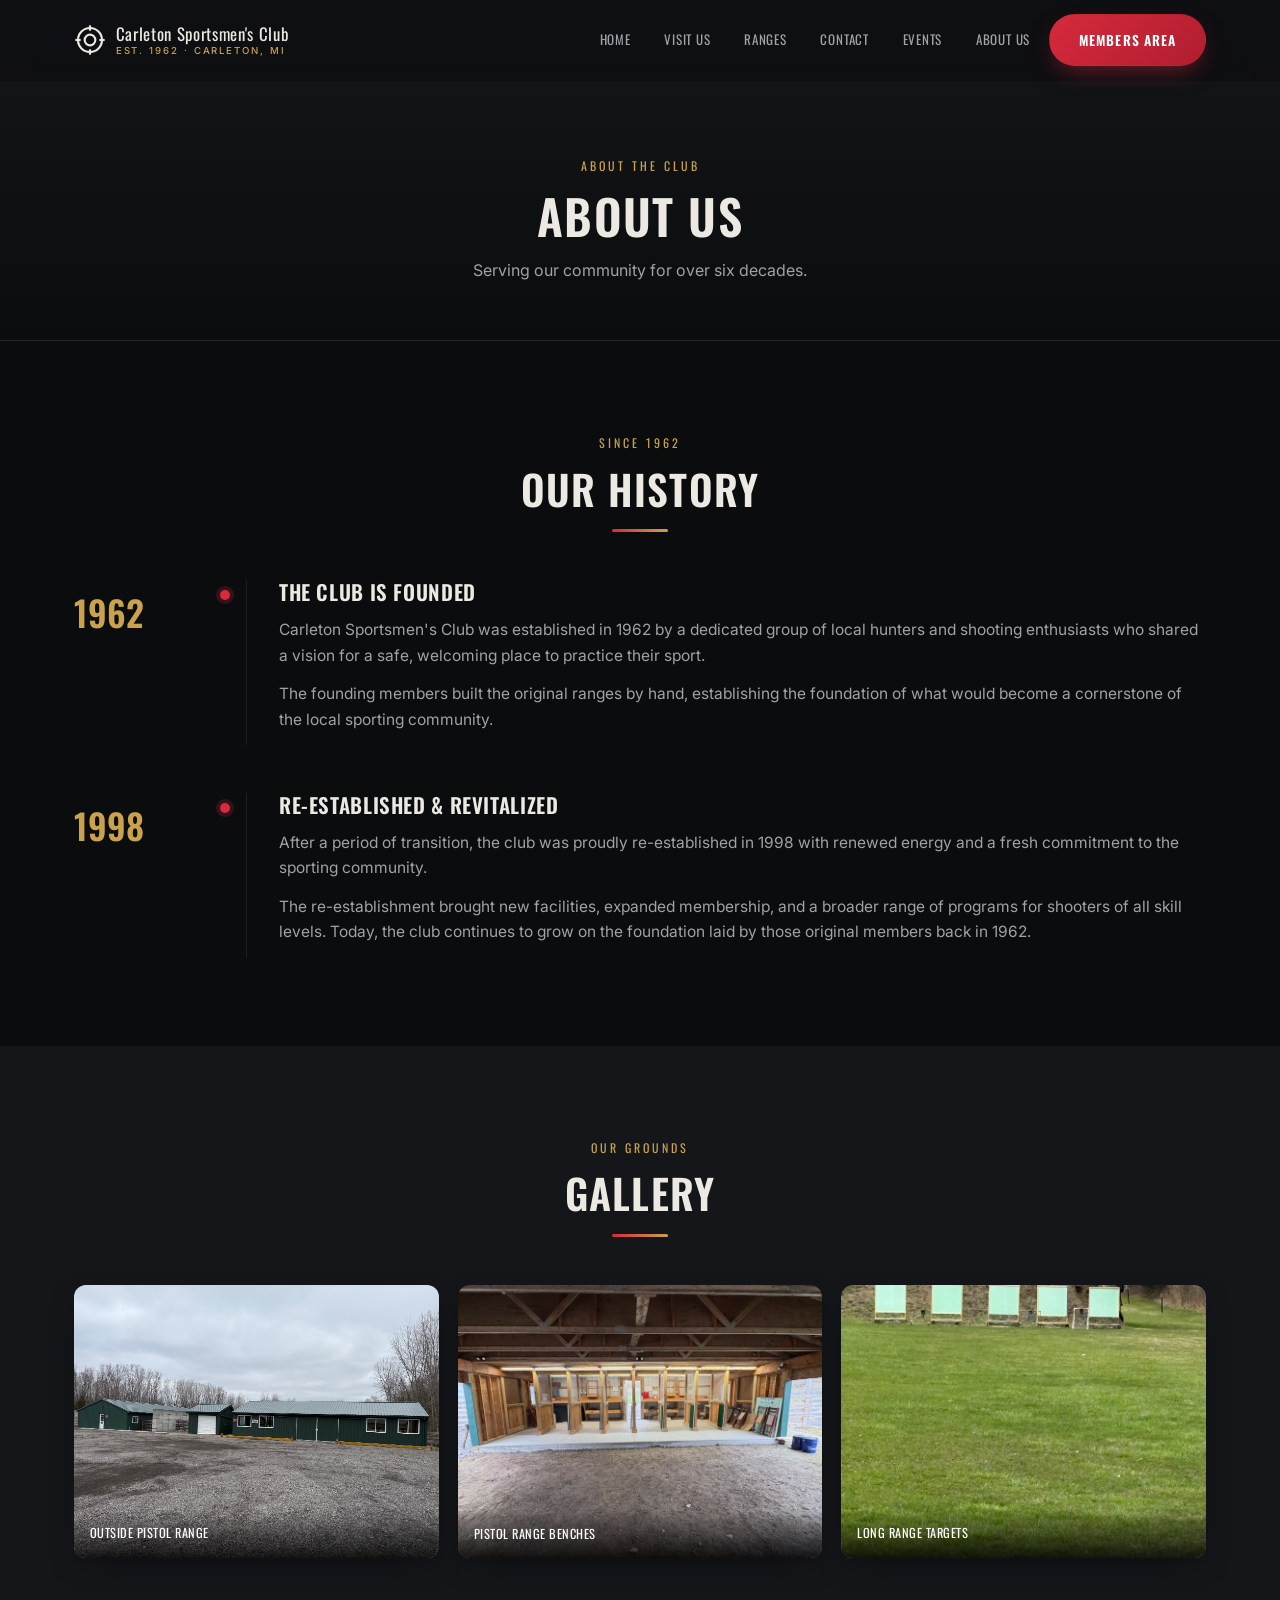
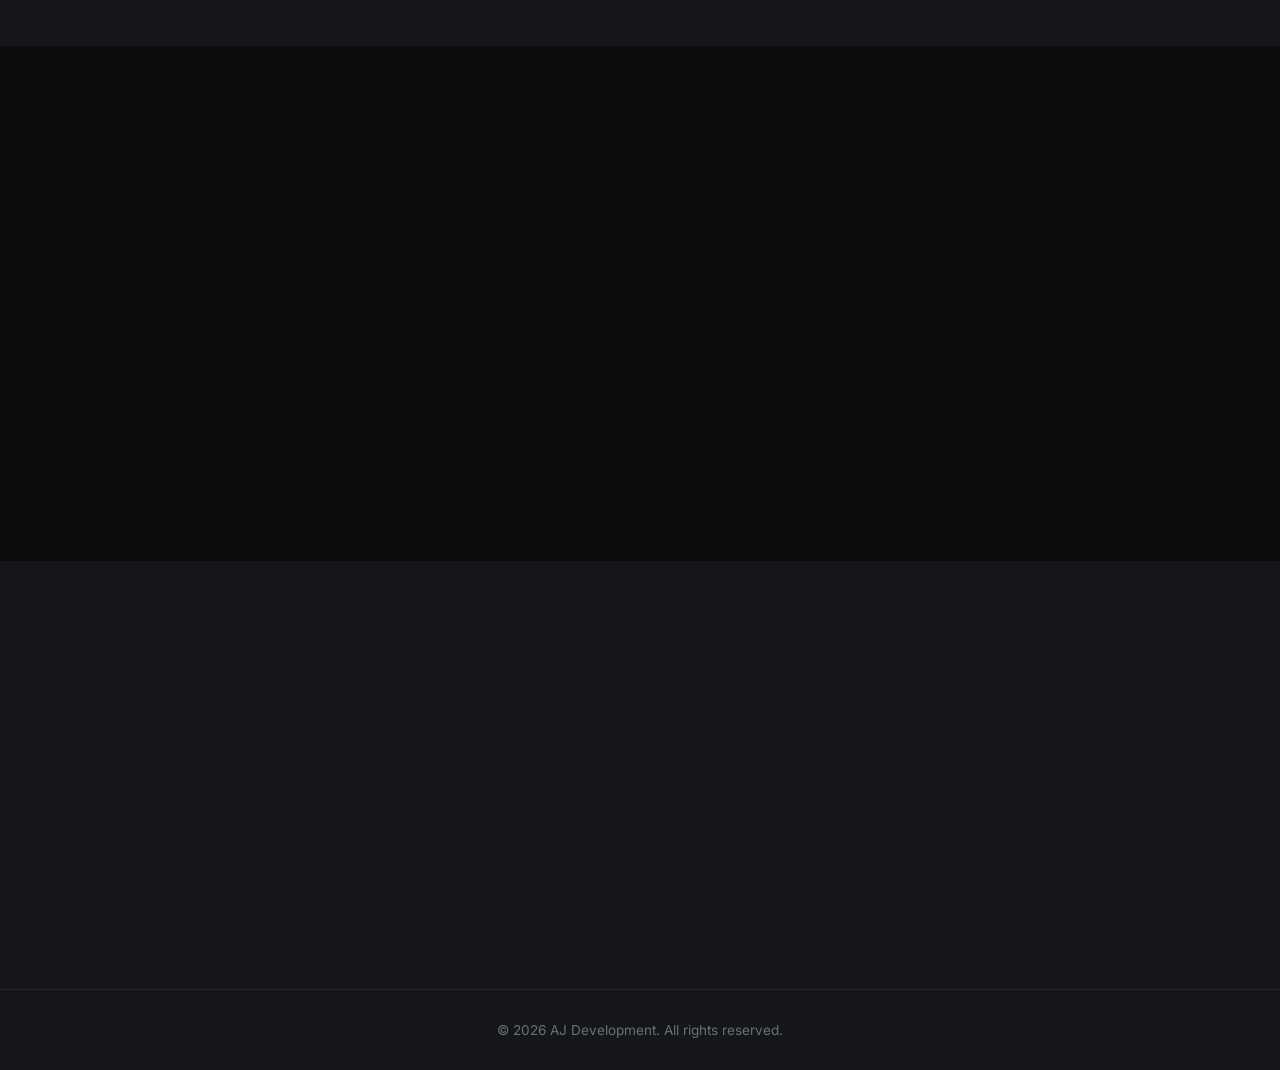
<file: public/about.html>
<!DOCTYPE html>
<html lang="en">
<head>
    <meta charset="UTF-8">
    <meta name="viewport" content="width=device-width, initial-scale=1.0">
    <title>Carleton Sportsmen's Club - About Us</title>
    <link rel="icon" href="data:image/svg+xml,%3Csvg xmlns='http://www.w3.org/2000/svg' viewBox='0 0 24 24' fill='none' stroke='%23c9a24b' stroke-width='2'%3E%3Ccircle cx='12' cy='12' r='9'/%3E%3Ccircle cx='12' cy='12' r='4'/%3E%3Cline x1='12' y1='1' x2='12' y2='5'/%3E%3Cline x1='12' y1='19' x2='12' y2='23'/%3E%3Cline x1='1' y1='12' x2='5' y2='12'/%3E%3Cline x1='19' y1='12' x2='23' y2='12'/%3E%3C/svg%3E">
    <link rel="preconnect" href="https://fonts.googleapis.com">
    <link rel="preconnect" href="https://fonts.gstatic.com" crossorigin>
    <link href="https://fonts.googleapis.com/css2?family=Oswald:wght@500;600;700&family=Inter:wght@400;500;600&display=swap" rel="stylesheet">
    <link rel="stylesheet" href="styles.css">
</head>
<body>
    <header>
        <nav>
            <div class="container">
                <a class="brand" href="index.html">
                    <svg viewBox="0 0 24 24" fill="none" stroke="currentColor" stroke-width="1.6"><circle cx="12" cy="12" r="9"/><circle cx="12" cy="12" r="4"/><line x1="12" y1="1" x2="12" y2="5"/><line x1="12" y1="19" x2="12" y2="23"/><line x1="1" y1="12" x2="5" y2="12"/><line x1="19" y1="12" x2="23" y2="12"/></svg>
                    <span class="brand-text">Carleton Sportsmen's Club<small>Est. 1962 &middot; Carleton, MI</small></span>
                </a>
                <button class="hamburger" aria-label="Toggle menu">
                    <span></span>
                    <span></span>
                    <span></span>
                </button>
                <ul>
                    <li><a href="index.html">Home</a></li>
                    <li><a href="index.html#visit">Visit Us</a></li>
                    <li><a href="index.html#ranges">Ranges</a></li>
                    <li><a href="index.html#contact">Contact</a></li>
                    <li><a href="events.html">Events</a></li>
                    <li><a href="about.html">About Us</a></li>
                    <li><a href="members.html" class="btn btn--primary">Members Area</a></li>
                </ul>
            </div>
        </nav>
        <div class="nav-backdrop"></div>
    </header>

    <main>
        <section class="page-hero">
            <div class="container">
                <span class="eyebrow">About The Club</span>
                <h2>About Us</h2>
                <p>Serving our community for over six decades.</p>
            </div>
        </section>

        <section class="section">
            <div class="container">
                <div class="section-head reveal">
                    <span class="eyebrow">Since 1962</span>
                    <h2>Our History</h2>
                    <div class="rule"></div>
                </div>
                <div class="timeline">
                    <div class="timeline-entry reveal">
                        <div class="timeline-year">1962</div>
                        <div class="timeline-content">
                            <h3>The Club is Founded</h3>
                            <p>Carleton Sportsmen's Club was established in 1962 by a dedicated group of local hunters and shooting enthusiasts who shared a vision for a safe, welcoming place to practice their sport.</p>
                            <p>The founding members built the original ranges by hand, establishing the foundation of what would become a cornerstone of the local sporting community.</p>
                        </div>
                    </div>
                    <div class="timeline-entry reveal">
                        <div class="timeline-year">1998</div>
                        <div class="timeline-content">
                            <h3>Re-Established &amp; Revitalized</h3>
                            <p>After a period of transition, the club was proudly re-established in 1998 with renewed energy and a fresh commitment to the sporting community.</p>
                            <p>The re-establishment brought new facilities, expanded membership, and a broader range of programs for shooters of all skill levels. Today, the club continues to grow on the foundation laid by those original members back in 1962.</p>
                        </div>
                    </div>
                </div>
            </div>
        </section>

        <section class="section section--alt">
            <div class="container">
                <div class="section-head reveal">
                    <span class="eyebrow">Our Grounds</span>
                    <h2>Gallery</h2>
                    <div class="rule"></div>
                </div>
                <div class="gallery-grid reveal">
                    <div class="gallery-item">
                        <img src="Images/OutsidePistolRange.jpeg" alt="Outside Pistol Range">
                        <span class="cap">Outside Pistol Range</span>
                    </div>
                    <div class="gallery-item">
                        <img src="Images/PistolRangeBenches.jpeg" alt="Pistol Range Benches">
                        <span class="cap">Pistol Range Benches</span>
                    </div>
                    <div class="gallery-item">
                        <img src="Images/LongRangeTargets.jpeg" alt="Long Range Targets">
                        <span class="cap">Long Range Targets</span>
                    </div>
                </div>
            </div>
        </section>

        <section class="section">
            <div class="container">
                <div class="section-head reveal">
                    <span class="eyebrow">What We Stand For</span>
                    <h2>Our Mission</h2>
                    <div class="rule"></div>
                </div>
                <p class="about-lead reveal">Providing a safe and welcoming environment for sportsmen and sportswomen of all experience levels.</p>
                <div class="values-grid reveal">
                    <div class="value-card">
                        <h3>Safety First</h3>
                    </div>
                    <div class="value-card">
                        <h3>Community</h3>
                    </div>
                    <div class="value-card">
                        <h3>Sportsmanship</h3>
                    </div>
                </div>
            </div>
        </section>

        <section class="section section--alt">
            <div class="container">
                <div class="cta-banner reveal">
                    <h2 style="margin-bottom:1rem; font-size:1.8rem;">Join Our Community</h2>
                    <a href="members.html" class="btn btn--primary">Become a Member</a>
                </div>
            </div>
        </section>
    </main>

    <footer>
        <div class="container">
            <p>&copy; 2026 AJ Development. All rights reserved.</p>
        </div>
    </footer>

    <button class="to-top" aria-label="Back to top">
        <svg viewBox="0 0 24 24" fill="none" stroke="currentColor" stroke-width="2"><path d="M12 19V5"/><path d="M5 12l7-7 7 7"/></svg>
    </button>

    <script src="script.js"></script>
</body>
</html>
</file>
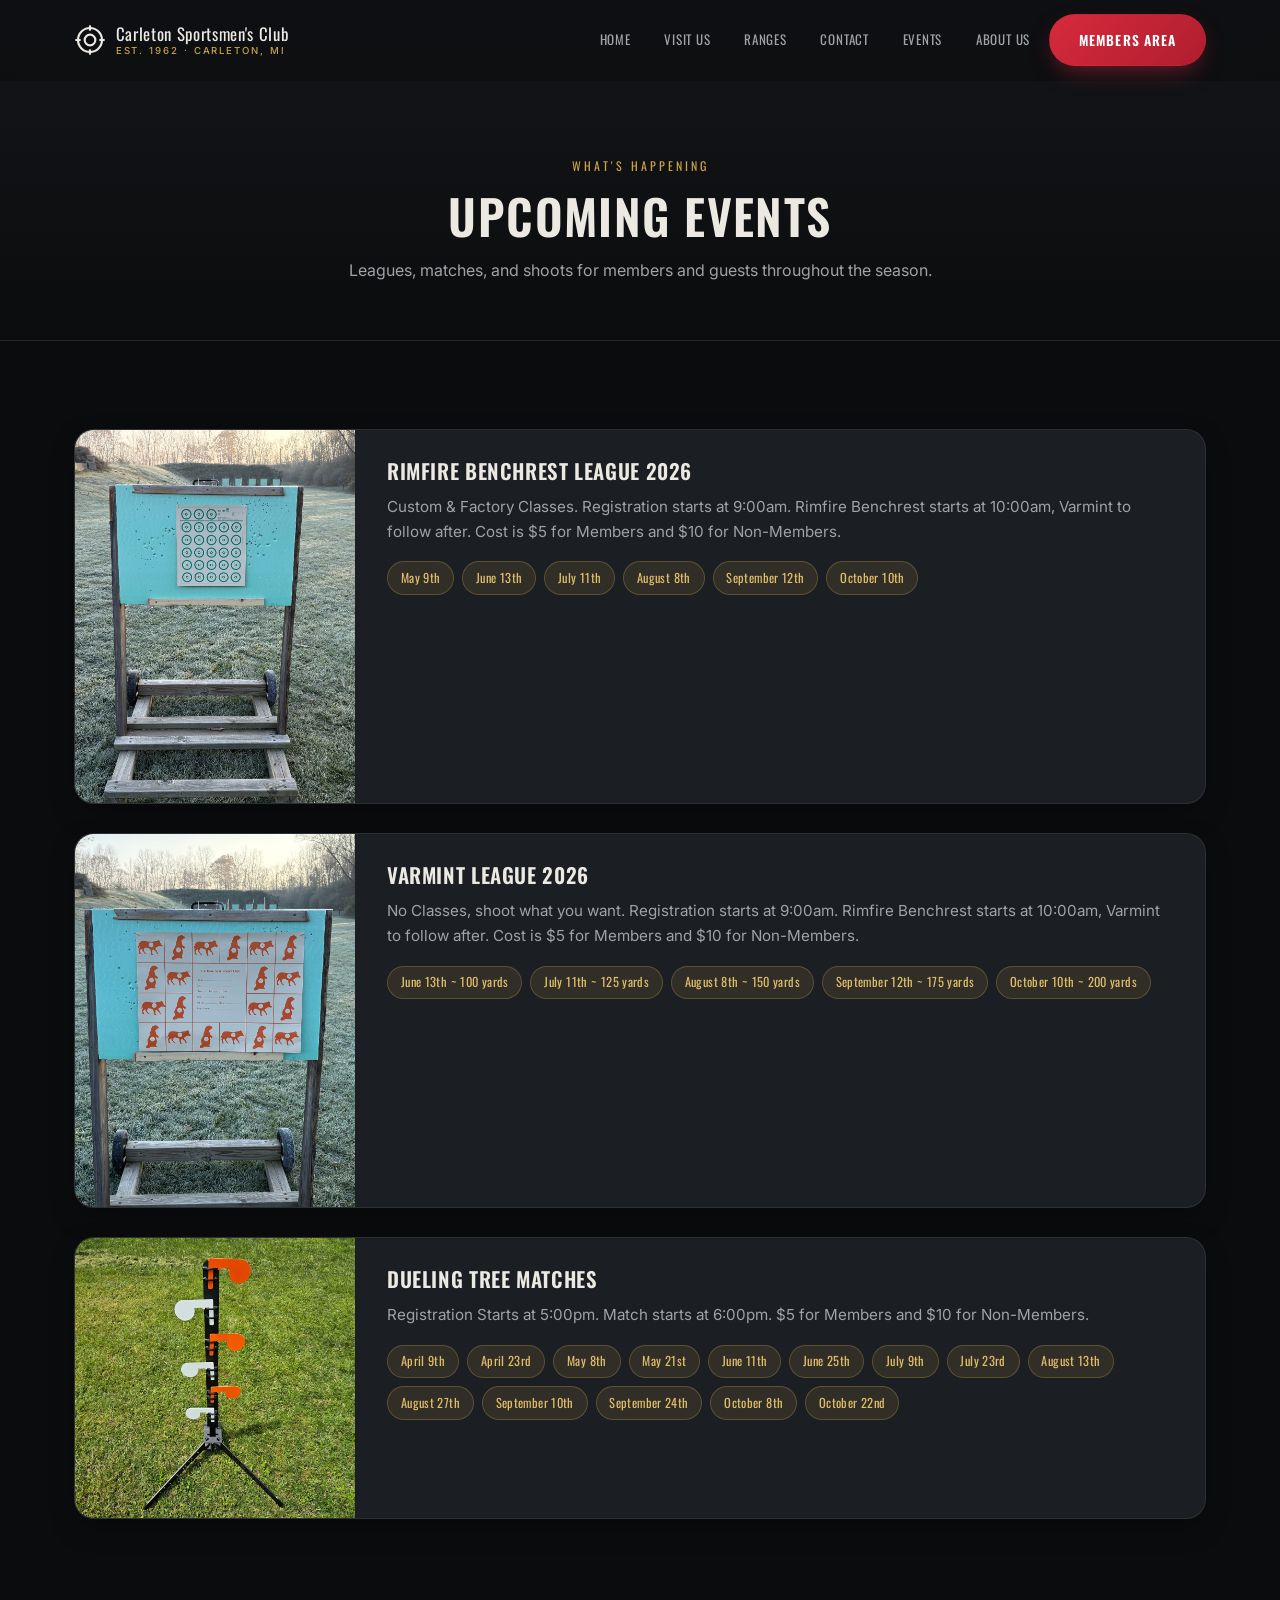
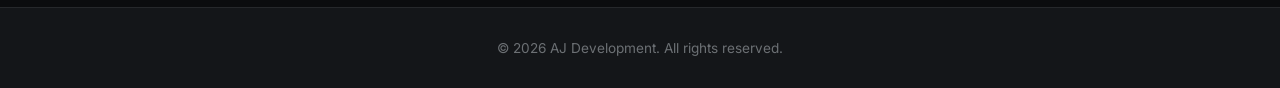
<file: public/events.html>
<!DOCTYPE html>
<html lang="en">
<head>
    <meta charset="UTF-8">
    <meta name="viewport" content="width=device-width, initial-scale=1.0">
    <title>Carleton Sportsmen's Club - Upcoming Events</title>
    <link rel="icon" href="data:image/svg+xml,%3Csvg xmlns='http://www.w3.org/2000/svg' viewBox='0 0 24 24' fill='none' stroke='%23c9a24b' stroke-width='2'%3E%3Ccircle cx='12' cy='12' r='9'/%3E%3Ccircle cx='12' cy='12' r='4'/%3E%3Cline x1='12' y1='1' x2='12' y2='5'/%3E%3Cline x1='12' y1='19' x2='12' y2='23'/%3E%3Cline x1='1' y1='12' x2='5' y2='12'/%3E%3Cline x1='19' y1='12' x2='23' y2='12'/%3E%3C/svg%3E">
    <link rel="preconnect" href="https://fonts.googleapis.com">
    <link rel="preconnect" href="https://fonts.gstatic.com" crossorigin>
    <link href="https://fonts.googleapis.com/css2?family=Oswald:wght@500;600;700&family=Inter:wght@400;500;600&display=swap" rel="stylesheet">
    <link rel="stylesheet" href="styles.css">
</head>
<body>
    <header>
        <nav>
            <div class="container">
                <a class="brand" href="index.html">
                    <svg viewBox="0 0 24 24" fill="none" stroke="currentColor" stroke-width="1.6"><circle cx="12" cy="12" r="9"/><circle cx="12" cy="12" r="4"/><line x1="12" y1="1" x2="12" y2="5"/><line x1="12" y1="19" x2="12" y2="23"/><line x1="1" y1="12" x2="5" y2="12"/><line x1="19" y1="12" x2="23" y2="12"/></svg>
                    <span class="brand-text">Carleton Sportsmen's Club<small>Est. 1962 &middot; Carleton, MI</small></span>
                </a>
                <button class="hamburger" aria-label="Toggle menu">
                    <span></span>
                    <span></span>
                    <span></span>
                </button>
                <ul>
                    <li><a href="index.html">Home</a></li>
                    <li><a href="index.html#visit">Visit Us</a></li>
                    <li><a href="index.html#ranges">Ranges</a></li>
                    <li><a href="index.html#contact">Contact</a></li>
                    <li><a href="events.html">Events</a></li>
                    <li><a href="about.html">About Us</a></li>
                    <li><a href="members.html" class="btn btn--primary">Members Area</a></li>
                </ul>
            </div>
        </nav>
        <div class="nav-backdrop"></div>
    </header>

    <main>
        <section class="page-hero">
            <div class="container">
                <span class="eyebrow">What's Happening</span>
                <h2>Upcoming Events</h2>
                <p>Leagues, matches, and shoots for members and guests throughout the season.</p>
            </div>
        </section>

        <section class="section">
            <div class="container">
                <div class="events-list">
                    <div class="event-card reveal">
                        <div class="event-card-media">
                            <img src="Images/RimfireBenchrest.JPEG" alt="Rimfire Benchrest League">
                        </div>
                        <div class="event-details">
                            <h3>Rimfire Benchrest League 2026</h3>
                            <p>Custom &amp; Factory Classes. Registration starts at 9:00am. Rimfire Benchrest starts at 10:00am, Varmint to follow after. Cost is $5 for Members and $10 for Non-Members.</p>
                            <ul class="date-chips">
                                <li>May 9th</li>
                                <li>June 13th</li>
                                <li>July 11th</li>
                                <li>August 8th</li>
                                <li>September 12th</li>
                                <li>October 10th</li>
                            </ul>
                        </div>
                    </div>
                    <div class="event-card reveal">
                        <div class="event-card-media">
                            <img src="Images/Varmint.JPEG" alt="Varmint League 2026">
                        </div>
                        <div class="event-details">
                            <h3>Varmint League 2026</h3>
                            <p>No Classes, shoot what you want. Registration starts at 9:00am. Rimfire Benchrest starts at 10:00am, Varmint to follow after. Cost is $5 for Members and $10 for Non-Members.</p>
                            <ul class="date-chips">
                                <li>June 13th ~ 100 yards</li>
                                <li>July 11th ~ 125 yards</li>
                                <li>August 8th ~ 150 yards</li>
                                <li>September 12th ~ 175 yards</li>
                                <li>October 10th ~ 200 yards</li>
                            </ul>
                        </div>
                    </div>
                    <div class="event-card reveal">
                        <div class="event-card-media">
                            <img src="Images/Dueling-Tree.jpg" alt="Dueling Tree Matches">
                        </div>
                        <div class="event-details">
                            <h3>Dueling Tree Matches</h3>
                            <p>Registration Starts at 5:00pm. Match starts at 6:00pm. $5 for Members and $10 for Non-Members.</p>
                            <ul class="date-chips">
                                <li>April 9th</li>
                                <li>April 23rd</li>
                                <li>May 8th</li>
                                <li>May 21st</li>
                                <li>June 11th</li>
                                <li>June 25th</li>
                                <li>July 9th</li>
                                <li>July 23rd</li>
                                <li>August 13th</li>
                                <li>August 27th</li>
                                <li>September 10th</li>
                                <li>September 24th</li>
                                <li>October 8th</li>
                                <li>October 22nd</li>
                            </ul>
                        </div>
                    </div>
                </div>
            </div>
        </section>
    </main>

    <footer>
        <div class="container">
            <p>&copy; 2026 AJ Development. All rights reserved.</p>
        </div>
    </footer>

    <button class="to-top" aria-label="Back to top">
        <svg viewBox="0 0 24 24" fill="none" stroke="currentColor" stroke-width="2"><path d="M12 19V5"/><path d="M5 12l7-7 7 7"/></svg>
    </button>

    <script src="script.js"></script>
</body>
</html>
</file>
<file: public/styles.css>
/* ============================================================
   Carleton Sportsmen's Club — Design System
   ============================================================ */

:root {
  /* Surfaces */
  --ink: #0b0c0e;
  --ink-soft: #141619;
  --ink-elev: #1b1e22;
  --ink-elev-2: #22262b;
  --line: rgba(255, 255, 255, 0.08);
  --line-strong: rgba(255, 255, 255, 0.16);

  /* Text */
  --text: #ece9e3;
  --text-dim: #9fa2a6;
  --text-faint: #6c7074;

  /* Brand */
  --crimson: #b01e2e;
  --crimson-bright: #d62a3d;
  --crimson-dim: #7a1420;
  --brass: #c9a24b;
  --brass-bright: #e0bd6b;

  /* Elements */
  --radius-sm: 6px;
  --radius: 12px;
  --radius-lg: 20px;
  --shadow: 0 10px 30px -10px rgba(0, 0, 0, 0.5);
  --shadow-lg: 0 25px 60px -20px rgba(0, 0, 0, 0.6);
  --ease: cubic-bezier(0.22, 1, 0.36, 1);
}

/* ============================================================
   Reset & Base
   ============================================================ */

* {
  margin: 0;
  padding: 0;
  box-sizing: border-box;
}

html {
  scroll-behavior: smooth;
  scroll-padding-top: 90px;
}

body {
  font-family: "Inter", "Segoe UI", Arial, sans-serif;
  line-height: 1.65;
  color: var(--text);
  background-color: var(--ink);
  -webkit-font-smoothing: antialiased;
}

h1, h2, h3, h4 {
  font-family: "Oswald", "Arial Narrow", Arial, sans-serif;
  text-transform: uppercase;
  letter-spacing: 0.03em;
  line-height: 1.15;
  font-weight: 600;
}

a {
  color: inherit;
}

img {
  max-width: 100%;
  display: block;
}

ul {
  list-style: none;
}

.container {
  max-width: 1180px;
  margin: 0 auto;
  padding: 0 24px;
}

/* Section rhythm */
.section {
  padding: 5.5rem 0;
}

.section--alt {
  background-color: var(--ink-soft);
}

.section-head {
  margin-bottom: 3rem;
  text-align: center;
}

.eyebrow {
  display: inline-block;
  font-family: "Oswald", sans-serif;
  text-transform: uppercase;
  letter-spacing: 0.25em;
  font-size: 0.75rem;
  color: var(--brass);
  margin-bottom: 0.75rem;
}

.section-head h2 {
  font-size: clamp(1.8rem, 3.2vw, 2.6rem);
  color: var(--text);
}

.section-head .section-sub {
  max-width: 640px;
  margin: 1rem auto 0;
  color: var(--text-dim);
  font-size: 1.02rem;
}

.rule {
  width: 56px;
  height: 3px;
  background: linear-gradient(90deg, var(--crimson-bright), var(--brass));
  margin: 1.1rem auto 0;
  border-radius: 2px;
}

/* Buttons */
.btn {
  display: inline-flex;
  align-items: center;
  gap: 0.5rem;
  padding: 0.85rem 1.8rem;
  border-radius: 999px;
  font-family: "Oswald", sans-serif;
  text-transform: uppercase;
  letter-spacing: 0.08em;
  font-size: 0.85rem;
  font-weight: 600;
  text-decoration: none;
  border: 1px solid transparent;
  cursor: pointer;
  transition: transform 0.25s var(--ease), background-color 0.25s var(--ease), box-shadow 0.25s var(--ease), border-color 0.25s var(--ease);
}

.btn--primary {
  background: linear-gradient(135deg, var(--crimson-bright), var(--crimson));
  color: #fff;
  box-shadow: 0 10px 25px -8px rgba(214, 42, 61, 0.55);
}

.btn--primary:hover {
  transform: translateY(-2px);
  box-shadow: 0 16px 32px -8px rgba(214, 42, 61, 0.65);
}

.btn--ghost {
  background: rgba(255, 255, 255, 0.04);
  color: var(--text);
  border-color: var(--line-strong);
  backdrop-filter: blur(6px);
}

.btn--ghost:hover {
  background: rgba(255, 255, 255, 0.09);
  transform: translateY(-2px);
}

/* ============================================================
   Header / Navigation
   ============================================================ */

header {
  position: fixed;
  top: 0;
  left: 0;
  right: 0;
  z-index: 100;
  background: rgba(11, 12, 14, 0.55);
  backdrop-filter: blur(14px) saturate(140%);
  border-bottom: 1px solid transparent;
  transition: background-color 0.3s var(--ease), border-color 0.3s var(--ease), padding 0.3s var(--ease);
  padding: 0.9rem 0;
}

header.scrolled {
  background: rgba(11, 12, 14, 0.92);
  border-bottom-color: var(--line);
  padding: 0.6rem 0;
}

nav .container {
  display: flex;
  justify-content: space-between;
  align-items: center;
  gap: 1rem;
}

.brand {
  display: flex;
  align-items: center;
  gap: 0.6rem;
  text-decoration: none;
  color: var(--text);
}

.brand svg {
  width: 32px;
  height: 32px;
  flex-shrink: 0;
}

.brand-text {
  font-family: "Oswald", sans-serif;
  font-size: 1.05rem;
  letter-spacing: 0.04em;
  line-height: 1.2;
}

.brand-text small {
  display: block;
  font-family: "Inter", sans-serif;
  text-transform: uppercase;
  letter-spacing: 0.2em;
  font-size: 0.6rem;
  color: var(--brass);
  font-weight: 500;
}

.hamburger {
  display: none;
  flex-direction: column;
  justify-content: center;
  gap: 5px;
  background: none;
  border: none;
  cursor: pointer;
  padding: 8px;
  z-index: 110;
}

.hamburger span {
  width: 24px;
  height: 2px;
  background-color: var(--text);
  transition: transform 0.3s var(--ease), opacity 0.3s var(--ease);
}

.hamburger.open span:nth-child(1) {
  transform: translateY(7px) rotate(45deg);
}

.hamburger.open span:nth-child(2) {
  opacity: 0;
}

.hamburger.open span:nth-child(3) {
  transform: translateY(-7px) rotate(-45deg);
}

nav ul {
  display: flex;
  align-items: center;
  gap: 0.3rem;
}

nav ul li a {
  position: relative;
  display: inline-block;
  color: var(--text-dim);
  text-decoration: none;
  padding: 0.5rem 0.9rem;
  font-family: "Oswald", sans-serif;
  font-size: 0.82rem;
  text-transform: uppercase;
  letter-spacing: 0.06em;
  transition: color 0.25s var(--ease);
}

nav ul li a::after {
  content: "";
  position: absolute;
  left: 0.9rem;
  right: 0.9rem;
  bottom: 0.35rem;
  height: 2px;
  background: var(--brass);
  transform: scaleX(0);
  transform-origin: left;
  transition: transform 0.25s var(--ease);
}

nav ul li a:hover {
  color: var(--text);
}

nav ul li a:hover::after {
  transform: scaleX(1);
}

nav ul li a.btn--primary {
  color: #fff;
}

nav ul li a.btn--primary::after {
  display: none;
}

/* ============================================================
   Hero / Slideshow
   ============================================================ */

.hero {
  position: relative;
  width: 100%;
  height: 92vh;
  min-height: 560px;
  overflow: hidden;
  color: #fff;
}

.slideshow {
  position: absolute;
  inset: 0;
}

.slide {
  position: absolute;
  inset: 0;
  opacity: 0;
  transition: opacity 1.2s ease-in-out;
}

.slide.active {
  opacity: 1;
}

.slide img {
  width: 100%;
  height: 100%;
  object-fit: cover;
}

.hero::before {
  content: "";
  position: absolute;
  inset: 0;
  z-index: 1;
  background:
    linear-gradient(180deg, rgba(11, 12, 14, 0.55) 0%, rgba(11, 12, 14, 0.35) 40%, rgba(11, 12, 14, 0.85) 100%);
}

.hero-content {
  position: relative;
  z-index: 2;
  height: 100%;
  display: flex;
  flex-direction: column;
  align-items: center;
  justify-content: center;
  text-align: center;
  padding: 0 24px;
}

.hero-content .eyebrow {
  color: var(--brass-bright);
}

.hero-content h1 {
  font-size: clamp(2.4rem, 6vw, 4.5rem);
  text-shadow: 0 8px 30px rgba(0, 0, 0, 0.5);
  margin-bottom: 0.9rem;
}

.hero-content p {
  max-width: 560px;
  font-size: 1.1rem;
  color: rgba(255, 255, 255, 0.85);
  margin-bottom: 2rem;
}

.hero-actions {
  display: flex;
  gap: 1rem;
  flex-wrap: wrap;
  justify-content: center;
}

.slideshow-dots {
  position: absolute;
  bottom: 28px;
  left: 50%;
  transform: translateX(-50%);
  display: flex;
  gap: 10px;
  z-index: 2;
}

.dot {
  width: 9px;
  height: 9px;
  border-radius: 50%;
  background-color: rgba(255, 255, 255, 0.35);
  border: none;
  cursor: pointer;
  transition: background-color 0.3s var(--ease), transform 0.3s var(--ease);
  padding: 0;
}

.dot.active {
  background-color: var(--brass);
  transform: scale(1.3);
}

.scroll-cue {
  position: absolute;
  bottom: 30px;
  right: 36px;
  z-index: 2;
  display: flex;
  flex-direction: column;
  align-items: center;
  gap: 8px;
  color: rgba(255, 255, 255, 0.6);
  font-family: "Oswald", sans-serif;
  font-size: 0.65rem;
  letter-spacing: 0.25em;
  text-transform: uppercase;
}

.scroll-cue .line {
  width: 1px;
  height: 36px;
  background: linear-gradient(180deg, rgba(255, 255, 255, 0.7), transparent);
  animation: scroll-cue-move 2s infinite var(--ease);
}

@keyframes scroll-cue-move {
  0% { transform: scaleY(0.3); opacity: 0.3; }
  50% { transform: scaleY(1); opacity: 1; }
  100% { transform: scaleY(0.3); opacity: 0.3; }
}

@media (max-width: 768px) {
  .hero {
    height: 88vh;
    min-height: 460px;
  }
  .scroll-cue {
    display: none;
  }
}

/* ============================================================
   Visit / Map
   ============================================================ */

.location-row {
  display: grid;
  grid-template-columns: 1fr 1fr;
  gap: 24px;
  align-items: stretch;
}

.location-text,
.location-map {
  border-radius: var(--radius);
  overflow: hidden;
  box-shadow: var(--shadow);
}

.location-text img {
  width: 100%;
  height: 100%;
  object-fit: cover;
}

.location-map {
  min-height: 320px;
}

.location-map iframe {
  display: block;
  width: 100%;
  height: 100%;
  border: 0;
}

.address-card {
  margin-top: 1.5rem;
  display: flex;
  align-items: center;
  justify-content: center;
  gap: 0.6rem;
  color: var(--text-dim);
  font-size: 1rem;
}

.address-card svg {
  width: 20px;
  height: 20px;
  color: var(--brass);
  flex-shrink: 0;
}

@media (max-width: 768px) {
  .location-row {
    grid-template-columns: 1fr;
  }
  .location-map {
    height: 280px;
  }
}

/* ============================================================
   Ranges
   ============================================================ */

.ranges-grid {
  display: grid;
  grid-template-columns: repeat(3, 1fr);
  gap: 1.5rem;
}

.range-card {
  position: relative;
  border-radius: var(--radius-lg);
  overflow: hidden;
  background: var(--ink-elev);
  border: 1px solid var(--line);
  box-shadow: var(--shadow);
  transition: transform 0.35s var(--ease), box-shadow 0.35s var(--ease);
}

.range-card:hover {
  transform: translateY(-6px);
  box-shadow: var(--shadow-lg);
}

.range-card-media {
  position: relative;
  height: 220px;
  overflow: hidden;
}

.range-card-media img {
  width: 100%;
  height: 100%;
  object-fit: cover;
  transition: transform 0.6s var(--ease);
}

.range-card:hover .range-card-media img {
  transform: scale(1.08);
}

.range-card-media::after {
  content: "";
  position: absolute;
  inset: 0;
  background: linear-gradient(180deg, transparent 50%, rgba(11, 12, 14, 0.9) 100%);
}

.range-card-body {
  padding: 1.5rem 1.6rem 1.8rem;
}

.range-card-body h3 {
  color: var(--text);
  font-size: 1.15rem;
  margin-bottom: 0.6rem;
}

.range-card-body p {
  color: var(--text-dim);
  font-size: 0.95rem;
  margin-bottom: 1.1rem;
}

.hours-list {
  display: flex;
  flex-direction: column;
  gap: 0.4rem;
  border-top: 1px solid var(--line);
  padding-top: 0.9rem;
}

.hours-list li {
  display: flex;
  justify-content: space-between;
  font-size: 0.85rem;
  color: var(--text-faint);
}

.hours-list li strong {
  color: var(--brass);
  font-weight: 500;
}

.range-subtitle {
  text-align: center;
  max-width: 720px;
  margin: 0 auto 3rem;
  color: var(--text-dim);
  font-size: 0.95rem;
}

@media (max-width: 992px) {
  .ranges-grid {
    grid-template-columns: 1fr 1fr;
  }
}

@media (max-width: 640px) {
  .ranges-grid {
    grid-template-columns: 1fr;
  }
}

/* ============================================================
   Contact
   ============================================================ */

.contact-grid {
  display: grid;
  grid-template-columns: repeat(3, 1fr);
  gap: 1rem;
}

.contact-card {
  background: var(--ink-elev);
  border: 1px solid var(--line);
  border-radius: var(--radius);
  padding: 1.1rem 1.3rem;
  transition: border-color 0.25s var(--ease), transform 0.25s var(--ease);
}

.contact-card:hover {
  border-color: var(--line-strong);
  transform: translateY(-3px);
}

.contact-card .role {
  font-family: "Oswald", sans-serif;
  text-transform: uppercase;
  letter-spacing: 0.05em;
  font-size: 0.7rem;
  color: var(--brass);
  margin-bottom: 0.35rem;
}

.contact-card .name {
  font-size: 1.02rem;
  color: var(--text);
  margin-bottom: 0.3rem;
}

.contact-card .phone {
  font-size: 0.88rem;
  color: var(--text-dim);
  text-decoration: none;
}

.contact-card .phone:hover {
  color: var(--crimson-bright);
}

.social-row {
  text-align: center;
  margin-top: 2.5rem;
}

.social-link {
  display: inline-flex;
  align-items: center;
  gap: 0.5rem;
  color: var(--text-dim);
  text-decoration: none;
  font-size: 0.95rem;
  transition: color 0.25s var(--ease);
}

.social-link svg {
  width: 20px;
  height: 20px;
}

.social-link:hover {
  color: var(--brass-bright);
}

@media (max-width: 992px) {
  .contact-grid {
    grid-template-columns: 1fr 1fr;
  }
}

@media (max-width: 600px) {
  .contact-grid {
    grid-template-columns: 1fr;
  }
}

/* ============================================================
   Footer
   ============================================================ */

footer {
  background-color: var(--ink-soft);
  border-top: 1px solid var(--line);
  color: var(--text-faint);
  text-align: center;
  padding: 1.8rem 0;
  font-size: 0.85rem;
}

/* ============================================================
   Events Page
   ============================================================ */

.page-hero {
  padding: 9.5rem 0 3.5rem;
  text-align: center;
  background: linear-gradient(180deg, var(--ink-soft), var(--ink));
  border-bottom: 1px solid var(--line);
}

.page-hero h2 {
  font-size: clamp(2rem, 4vw, 3rem);
  color: var(--text);
}

.page-hero p {
  margin-top: 0.9rem;
  color: var(--text-dim);
  max-width: 600px;
  margin-inline: auto;
}

.events-list {
  display: flex;
  flex-direction: column;
  gap: 1.8rem;
}

.event-card {
  display: grid;
  grid-template-columns: 280px 1fr;
  gap: 2rem;
  background-color: var(--ink-elev);
  border: 1px solid var(--line);
  border-radius: var(--radius-lg);
  overflow: hidden;
  box-shadow: var(--shadow);
  transition: transform 0.3s var(--ease), box-shadow 0.3s var(--ease);
}

.event-card:hover {
  transform: translateY(-4px);
  box-shadow: var(--shadow-lg);
}

.event-card-media {
  height: 100%;
  min-height: 220px;
  overflow: hidden;
}

.event-card-media img {
  width: 100%;
  height: 100%;
  object-fit: cover;
}

.event-details {
  padding: 1.8rem 1.8rem 1.8rem 0;
}

.event-details h3 {
  color: var(--text);
  font-size: 1.3rem;
  margin-bottom: 0.7rem;
}

.event-details p {
  color: var(--text-dim);
  font-size: 0.95rem;
  margin-bottom: 1.1rem;
}

.date-chips {
  display: flex;
  flex-wrap: wrap;
  gap: 0.5rem;
}

.date-chips li {
  background: rgba(201, 162, 75, 0.12);
  border: 1px solid rgba(201, 162, 75, 0.3);
  color: var(--brass-bright);
  padding: 0.35rem 0.8rem;
  border-radius: 999px;
  font-size: 0.78rem;
  font-family: "Oswald", sans-serif;
  letter-spacing: 0.03em;
}

@media (max-width: 768px) {
  .event-card {
    grid-template-columns: 1fr;
  }
  .event-card-media {
    min-height: 200px;
  }
  .event-details {
    padding: 1.5rem;
  }
}

/* ============================================================
   About Page
   ============================================================ */

.timeline {
  display: flex;
  flex-direction: column;
  gap: 3rem;
  position: relative;
}

.timeline-entry {
  display: grid;
  grid-template-columns: 140px 1fr;
  gap: 2rem;
  position: relative;
}

.timeline-year {
  font-family: "Oswald", sans-serif;
  font-size: 2.2rem;
  font-weight: 600;
  color: var(--brass);
  position: relative;
  padding-top: 0.2rem;
}

.timeline-year::after {
  content: "";
  position: absolute;
  top: 0.6rem;
  right: -1rem;
  width: 10px;
  height: 10px;
  border-radius: 50%;
  background: var(--crimson-bright);
  box-shadow: 0 0 0 4px rgba(214, 42, 61, 0.2);
}

.timeline-content {
  border-left: 1px solid var(--line);
  padding-left: 2rem;
}

.timeline-content h3 {
  color: var(--text);
  margin-bottom: 0.8rem;
  font-size: 1.3rem;
}

.timeline-content p {
  color: var(--text-dim);
  margin-bottom: 0.8rem;
  font-size: 0.97rem;
}

.values-grid {
  display: grid;
  grid-template-columns: repeat(3, 1fr);
  gap: 1.5rem;
  margin-top: 1rem;
}

.about-lead {
  max-width: 700px;
  margin: 0 auto 2.5rem;
  color: var(--text-dim);
  font-size: 1.05rem;
  text-align: center;
}

.value-card {
  background: var(--ink-elev);
  padding: 1.8rem;
  border-radius: var(--radius);
  border-top: 3px solid var(--brass);
  border: 1px solid var(--line);
  border-top: 3px solid var(--brass);
  transition: transform 0.3s var(--ease);
}

.value-card:hover {
  transform: translateY(-4px);
}

.value-card h3 {
  color: var(--text);
  margin-bottom: 0.7rem;
  font-size: 1.05rem;
}

.value-card p {
  color: var(--text-dim);
  font-size: 0.92rem;
}

.gallery-grid {
  display: grid;
  grid-template-columns: repeat(3, 1fr);
  gap: 1.2rem;
}

.gallery-item {
  position: relative;
  border-radius: var(--radius);
  overflow: hidden;
  aspect-ratio: 4 / 3;
  box-shadow: var(--shadow);
}

.gallery-item img {
  width: 100%;
  height: 100%;
  object-fit: cover;
  transition: transform 0.5s var(--ease);
}

.gallery-item:hover img {
  transform: scale(1.07);
}

.gallery-item .cap {
  position: absolute;
  left: 0;
  right: 0;
  bottom: 0;
  padding: 0.9rem 1rem;
  font-family: "Oswald", sans-serif;
  font-size: 0.78rem;
  letter-spacing: 0.04em;
  text-transform: uppercase;
  color: #fff;
  background: linear-gradient(180deg, transparent, rgba(0, 0, 0, 0.85));
}

.cta-banner {
  text-align: center;
  padding: 4rem 2.5rem;
  border-radius: var(--radius-lg);
  background: linear-gradient(135deg, rgba(176, 30, 46, 0.18), rgba(201, 162, 75, 0.12));
  border: 1px solid var(--line);
}

.cta-banner p {
  max-width: 650px;
  margin: 0 auto 0.8rem;
  color: var(--text-dim);
}

.cta-banner .btn {
  margin-top: 1.3rem;
}

@media (max-width: 768px) {
  .timeline-entry {
    grid-template-columns: 1fr;
  }
  .timeline-year::after {
    display: none;
  }
  .timeline-content {
    border-left: none;
    padding-left: 0;
    border-top: 2px solid var(--line);
    padding-top: 1rem;
  }
  .values-grid {
    grid-template-columns: 1fr;
  }
  .gallery-grid {
    grid-template-columns: 1fr 1fr;
  }
}

@media (max-width: 480px) {
  .gallery-grid {
    grid-template-columns: 1fr;
  }
}

/* ============================================================
   Members Page
   ============================================================ */

.members-layout {
  display: grid;
  grid-template-columns: 1fr 1.3fr;
  gap: 2rem;
  align-items: start;
}

.login-card {
  background: var(--ink-elev);
  border: 1px solid var(--line);
  border-radius: var(--radius-lg);
  padding: 2.2rem;
  box-shadow: var(--shadow);
}

.login-card h2 {
  color: var(--text);
  font-size: 1.4rem;
  margin-bottom: 0.6rem;
}

.login-card > p {
  color: var(--text-dim);
  font-size: 0.92rem;
  margin-bottom: 1.6rem;
}

.login-card form {
  display: flex;
  flex-direction: column;
  gap: 1rem;
}

.login-card label {
  font-size: 0.78rem;
  text-transform: uppercase;
  letter-spacing: 0.08em;
  color: var(--text-faint);
  font-family: "Oswald", sans-serif;
  margin-bottom: -0.5rem;
}

.login-card input {
  padding: 0.8rem 1rem;
  border: 1px solid var(--line-strong);
  background: var(--ink);
  color: var(--text);
  border-radius: var(--radius-sm);
  font-size: 0.95rem;
  transition: border-color 0.25s var(--ease);
}

.login-card input:focus {
  outline: none;
  border-color: var(--brass);
}

.login-card button {
  margin-top: 0.4rem;
  padding: 0.85rem;
  background: linear-gradient(135deg, var(--crimson-bright), var(--crimson));
  color: #fff;
  border: none;
  border-radius: var(--radius-sm);
  font-family: "Oswald", sans-serif;
  text-transform: uppercase;
  letter-spacing: 0.08em;
  font-size: 0.85rem;
  cursor: pointer;
  transition: transform 0.25s var(--ease);
}

.login-card button:hover {
  transform: translateY(-2px);
}

.login-note {
  margin-top: 1.2rem;
  font-size: 0.8rem;
  color: var(--text-faint);
  font-style: italic;
}

.login-error {
  margin-top: 0.2rem;
  padding: 0.8rem 1rem;
  border: 1px solid var(--crimson-bright);
  border-radius: var(--radius-sm);
  background: rgba(200, 40, 40, 0.12);
  color: var(--crimson-bright);
  font-size: 1.15rem;
  font-weight: 700;
  text-align: center;
}

.calendar-card {
  background: var(--ink-elev);
  border: 1px solid var(--line);
  border-radius: var(--radius-lg);
  padding: 1.6rem;
  box-shadow: var(--shadow);
}

.calendar-card h2 {
  color: var(--text);
  font-size: 1.2rem;
  margin-bottom: 1rem;
}

.calendar-embed {
  width: 100%;
  min-height: 420px;
  border: 0;
  border-radius: var(--radius-sm);
}

.info-grid {
  display: grid;
  grid-template-columns: repeat(3, 1fr);
  gap: 1.5rem;
}

.info-item {
  background: var(--ink-elev);
  border: 1px solid var(--line);
  border-radius: var(--radius);
  overflow: hidden;
  transition: transform 0.3s var(--ease);
}

.info-item:hover {
  transform: translateY(-4px);
}

.info-item img {
  width: 100%;
  height: 170px;
  object-fit: cover;
}

.info-item-body {
  padding: 1.3rem 1.4rem;
}

.info-item h3 {
  color: var(--text);
  font-size: 1.02rem;
  margin-bottom: 0.5rem;
}

.info-item p {
  color: var(--text-dim);
  font-size: 0.9rem;
}

@media (max-width: 900px) {
  .members-layout {
    grid-template-columns: 1fr;
  }
  .info-grid {
    grid-template-columns: 1fr;
  }
}

/* ============================================================
   Mobile Nav
   ============================================================ */

@media (max-width: 860px) {
  .hamburger {
    display: flex;
  }

  nav ul {
    position: fixed;
    top: 0;
    right: 0;
    height: 100vh;
    width: min(320px, 80vw);
    background: var(--ink-elev);
    border-left: 1px solid var(--line);
    flex-direction: column;
    align-items: stretch;
    justify-content: center;
    gap: 0.4rem;
    padding: 2rem;
    transform: translateX(100%);
    transition: transform 0.35s var(--ease);
    box-shadow: var(--shadow-lg);
  }

  nav ul.show {
    transform: translateX(0);
  }

  nav ul li a {
    display: block;
    padding: 0.9rem 1rem;
    font-size: 0.95rem;
    text-align: center;
  }

  nav ul li a::after {
    display: none;
  }

  .nav-backdrop {
    position: fixed;
    inset: 0;
    background: rgba(0, 0, 0, 0.5);
    opacity: 0;
    pointer-events: none;
    transition: opacity 0.3s var(--ease);
    z-index: 95;
  }

  .nav-backdrop.show {
    opacity: 1;
    pointer-events: auto;
  }
}

/* ============================================================
   Scroll reveal
   ============================================================ */

.reveal {
  opacity: 0;
  transform: translateY(24px);
  transition: opacity 0.7s var(--ease), transform 0.7s var(--ease);
}

.reveal.in-view {
  opacity: 1;
  transform: translateY(0);
}

/* ============================================================
   Back to top
   ============================================================ */

.to-top {
  position: fixed;
  bottom: 24px;
  right: 24px;
  width: 46px;
  height: 46px;
  border-radius: 50%;
  background: var(--ink-elev-2);
  border: 1px solid var(--line-strong);
  color: var(--text);
  display: flex;
  align-items: center;
  justify-content: center;
  cursor: pointer;
  opacity: 0;
  transform: translateY(10px);
  pointer-events: none;
  transition: opacity 0.3s var(--ease), transform 0.3s var(--ease), background-color 0.3s var(--ease);
  z-index: 90;
  box-shadow: var(--shadow);
}

.to-top.show {
  opacity: 1;
  transform: translateY(0);
  pointer-events: auto;
}

.to-top:hover {
  background-color: var(--crimson);
}

.to-top svg {
  width: 18px;
  height: 18px;
}
</file>
